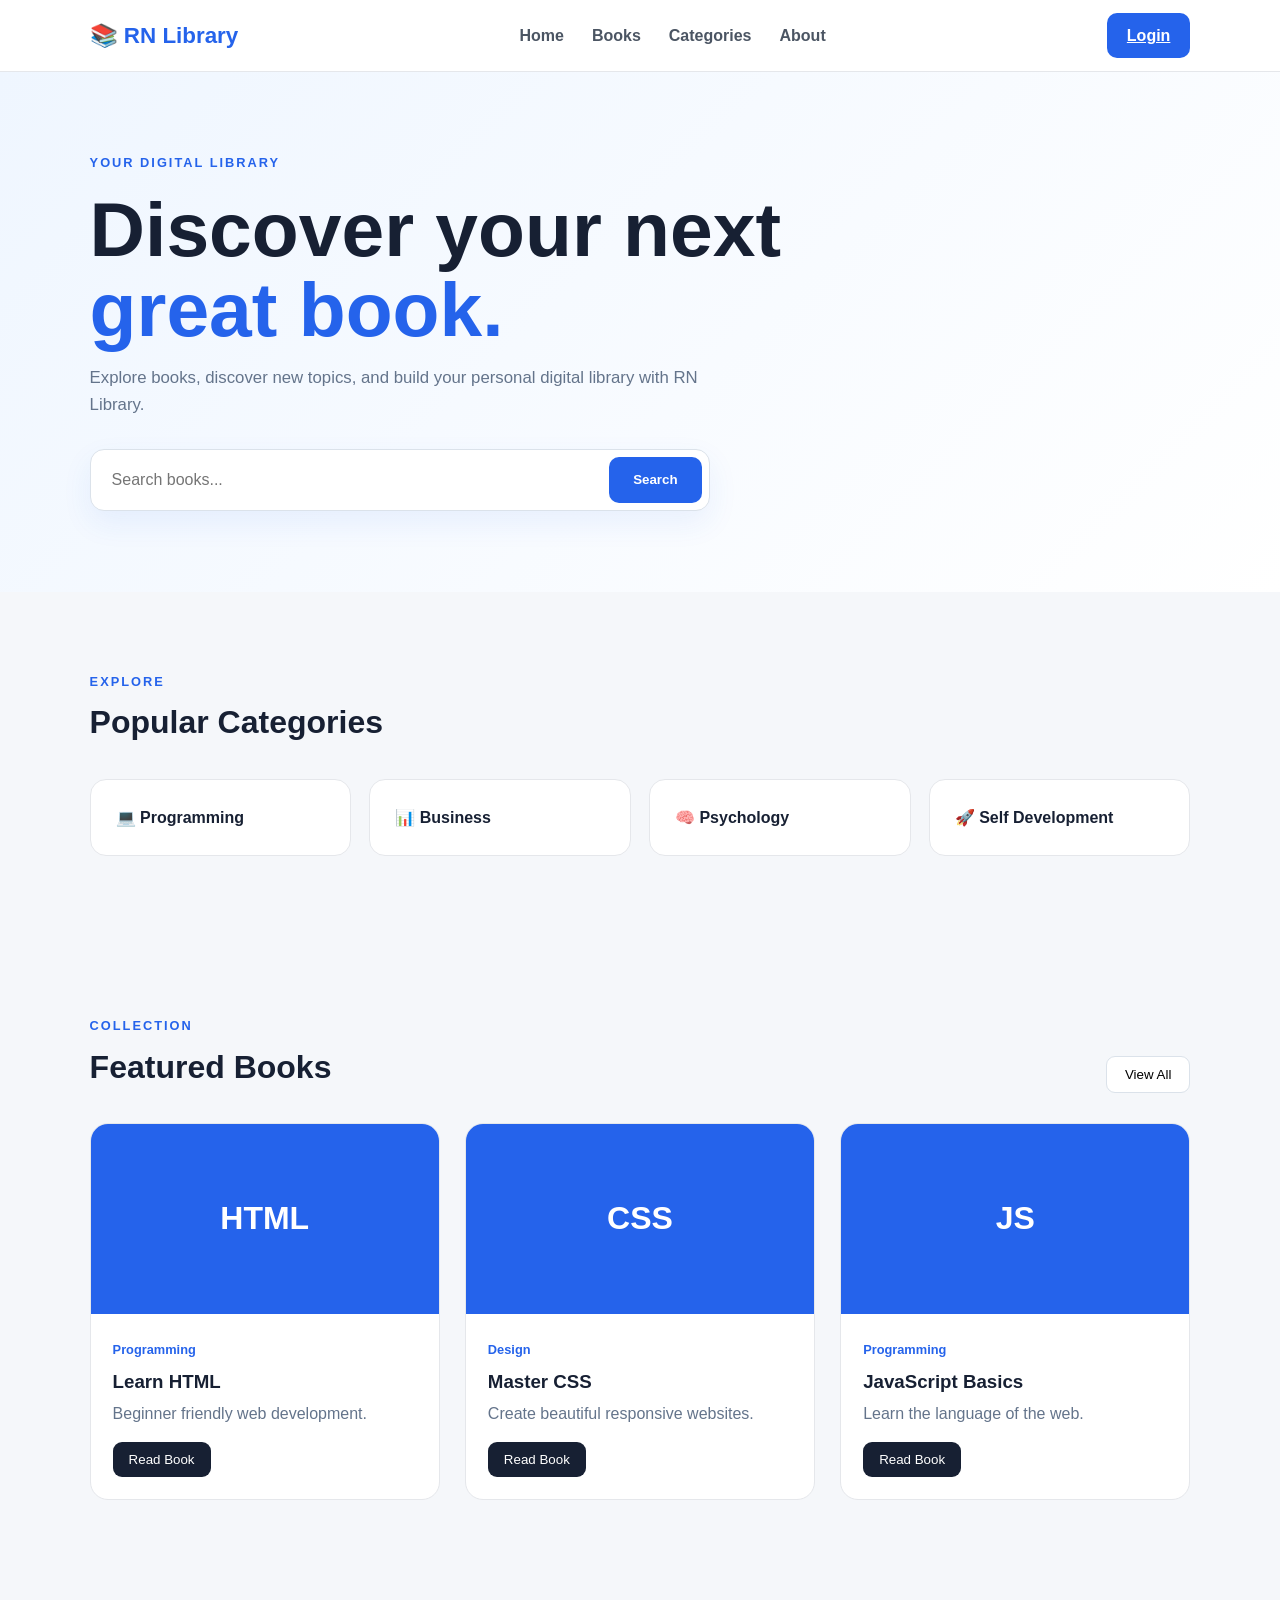
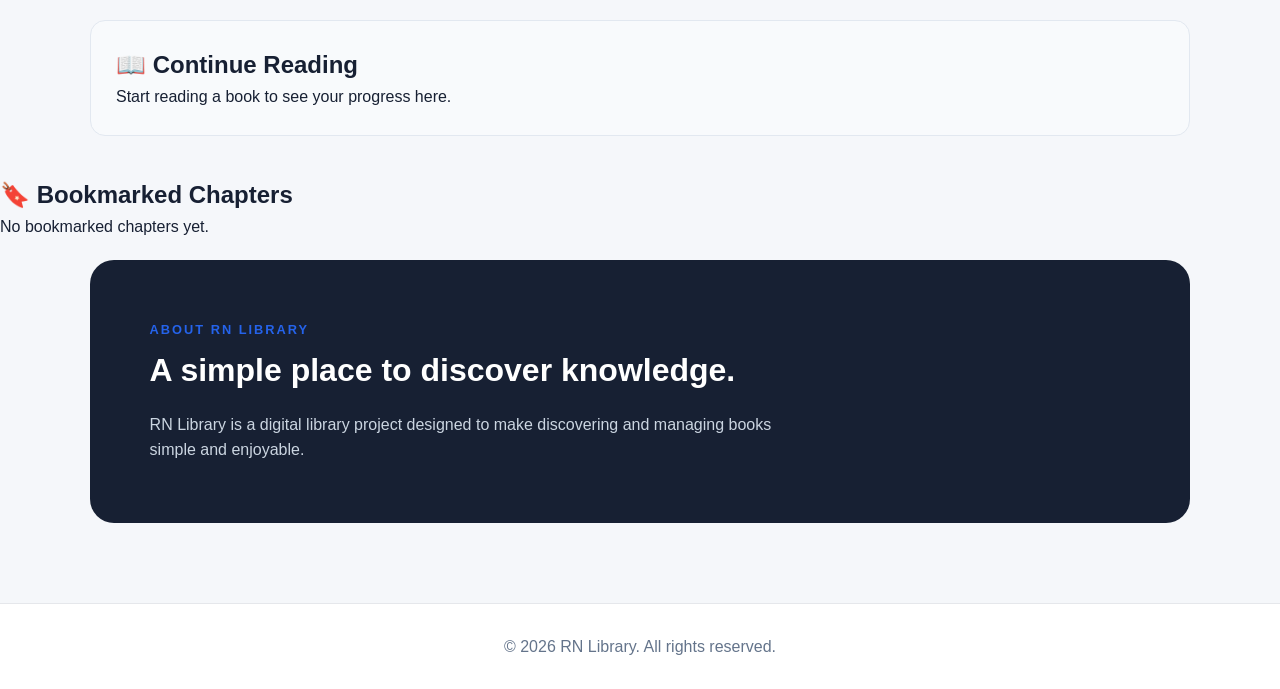
<file: index.html>
<!DOCTYPE html>
<html lang="en">
<head>
    <meta charset="UTF-8">
    <meta name="viewport" content="width=device-width, initial-scale=1.0">
    <title>RN Library</title>
    <link rel="stylesheet" href="css/style.css?v=6">
</head>

<body>

    <header class="navbar">
        <div class="logo">📚 RN Library</div>

        <nav>
            <a href="#">Home</a>
            <a href="#books">Books</a>
            <a href="#categories">Categories</a>
            <a href="#about">About</a>
        </nav>

        <a href="login.html" class="login-btn">Login</a>
    </header>

    <main>

        <section class="hero">
            <div class="hero-content">
                <p class="hero-tag">YOUR DIGITAL LIBRARY</p>

                <h1>
                    Discover your next
                    <span>great book.</span>
                </h1>

                <p class="hero-text">
                    Explore books, discover new topics, and build your
                    personal digital library with RN Library.
                </p>

                <div class="search-box">
                    <input
                        type="text"
                        placeholder="Search books..."
                        id="searchInput"
                    >
                    <button id="searchBtn">Search</button>
                </div>
            </div>
        </section>

        <section class="section" id="categories">
            <div class="section-heading">
                <div>
                    <p class="section-tag">EXPLORE</p>
                    <h2>Popular Categories</h2>
                </div>
            </div>

            <div class="category-grid">
                <div class="category-card">💻 Programming</div>
                <div class="category-card">📊 Business</div>
                <div class="category-card">🧠 Psychology</div>
                <div class="category-card">🚀 Self Development</div>
            </div>
        </section>

        <section class="section" id="books">
            <div class="section-heading">
                <div>
                    <p class="section-tag">COLLECTION</p>
                    <h2>Featured Books</h2>
                </div>

                <button class="view-btn">View All</button>
            </div>

            <div class="book-grid">

                <article class="book-card">
                    <div class="book-cover">HTML</div>
                    <div class="book-info">
                        <span>Programming</span>
                        <h3>Learn HTML</h3>
                        <p>Beginner friendly web development.</p>
                        <button class="read-btn" data-book="html">Read Book</button>
                    </div>
                </article>

                <article class="book-card">
                    <div class="book-cover">CSS</div>
                    <div class="book-info">
                        <span>Design</span>
                        <h3>Master CSS</h3>
                        <p>Create beautiful responsive websites.</p>
                        <button class="read-btn" data-book="css">Read Book</button>
                    </div>
                </article>

                <article class="book-card">
                    <div class="book-cover">JS</div>
                    <div class="book-info">
                        <span>Programming</span>
                        <h3>JavaScript Basics</h3>
                        <p>Learn the language of the web.</p>
                        <button class="read-btn" data-book="javascript">Read Book</button>
                    </div>
                </article>

            </div>
        </section>

        <section class="continue-reading">
    <h2>📖 Continue Reading</h2>
    <div id="continueReading"></div>
</section>

<section class="bookmarked-reading">
    <h2>🔖 Bookmarked Chapters</h2>
    <div id="bookmarkedReading"></div>
</section>

<section class="about" id="about">
            <p class="section-tag">ABOUT RN LIBRARY</p>
            <h2>A simple place to discover knowledge.</h2>
            <p>
                RN Library is a digital library project designed to make
                discovering and managing books simple and enjoyable.
            </p>
        </section>

    </main>

    <footer>
        <p>© 2026 RN Library. All rights reserved.</p>
    </footer>

    <script src="js/script.js?v=20"></script>

</body>
</html>
</file>
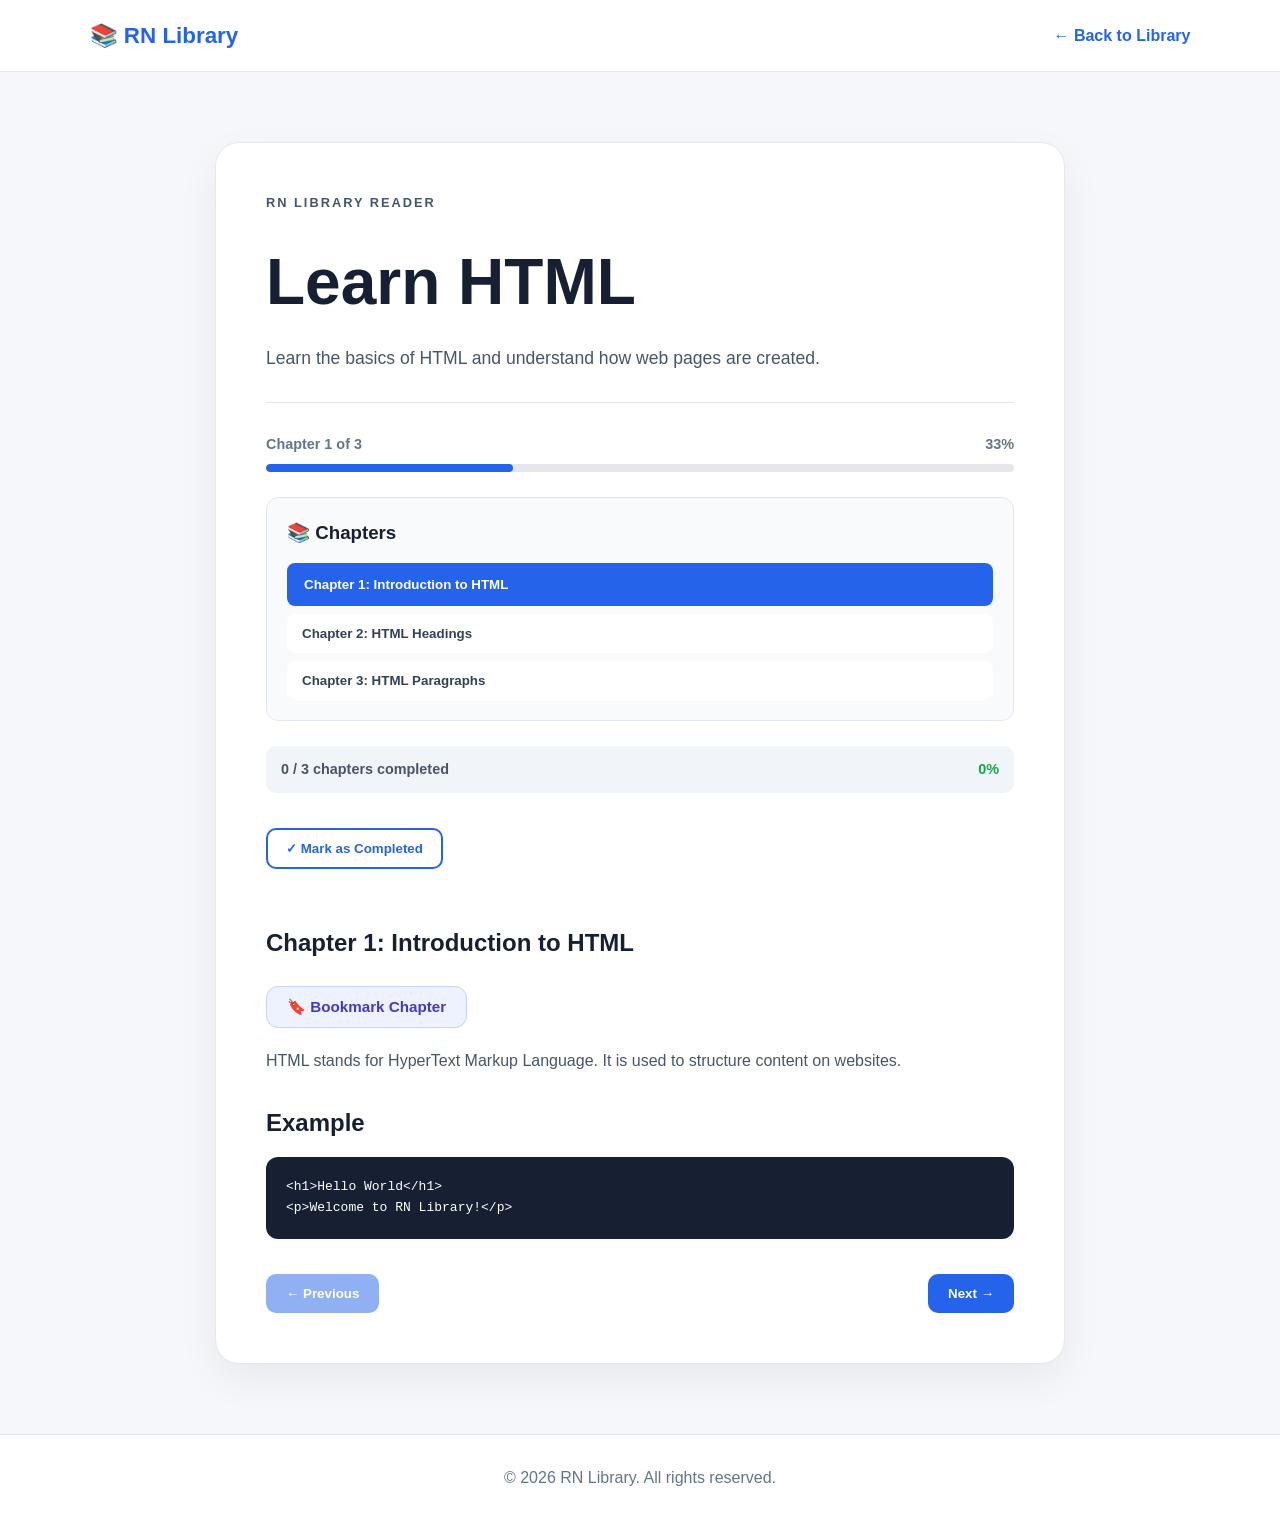
<file: book.html>
<!DOCTYPE html>
<html lang="en">
<head>
    <meta charset="UTF-8">
    <meta name="viewport" content="width=device-width, initial-scale=1.0">
    <title>Read Book - RN Library</title>
    <link rel="stylesheet" href="css/style.css?v=5">
</head>

<body>

    <header class="navbar">
        <div class="logo">📚 RN Library</div>

        <a href="index.html" class="back-btn">← Back to Library</a>
    </header>

    <main class="reader-page">

        <section class="reader-content">

            <p class="section-tag">RN LIBRARY READER</p>

            <h1 id="bookTitle">Learn HTML</h1>

            <p class="reader-intro" id="bookIntro">
                Learn the basics of HTML and understand how web pages are created.
            </p>

            <hr>

            <div class="progress-info">
                <span id="chapterProgress">Chapter 1 of 3</span>
                <span id="progressPercent">33%</span>
            </div>

            <div class="progress-bar">
                <div id="progressFill"></div>
            </div>

            <div class="chapter-list">
                <h3>📚 Chapters</h3>
                <div id="chapterList"></div>
            </div>

            <div class="overall-progress">
                <span id="completedCount">0 / 3 chapters completed</span>
                <span id="completedPercent">0%</span>
            </div>

            <button id="completeChapter" class="complete-btn">✓ Mark as Completed</button>

            <h2 id="chapterTitle">Chapter 1: Introduction</h2>

            <button id="bookmarkChapter" class="bookmark-btn">🔖 Bookmark Chapter</button>

            <p id="chapterText">
                Welcome to RN Library. Start learning and explore the world of technology.
            </p>

            <h2>Example</h2>

            <pre><code id="codeExample"></code></pre>

        <div class="chapter-nav"><button id="prevChapter">← Previous</button><button id="nextChapter">Next →</button></div>

        </section>

    </main>

    <footer>
        <p>© 2026 RN Library. All rights reserved.</p>
    </footer>

    <script src="js/book.js?v=2"></script>

</body>
</html>
</file>
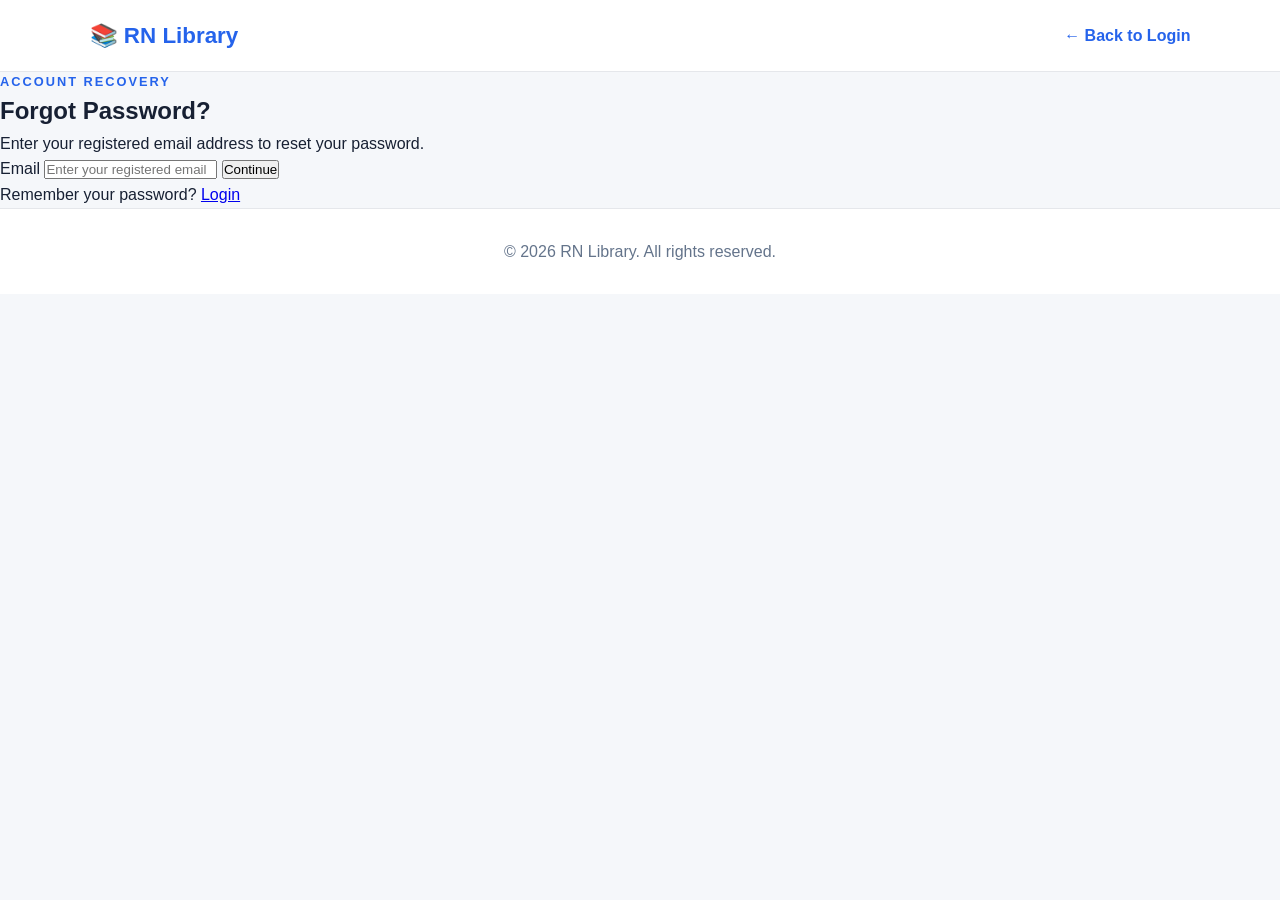
<file: forgot-password.html>
<!DOCTYPE html>
<html lang="en">
<head>
    <meta charset="UTF-8">
    <meta name="viewport" content="width=device-width, initial-scale=1.0">
    <title>Forgot Password - RN Library</title>
    <link rel="stylesheet" href="css/style.css?v=7">
</head>
<body>
<header class="navbar">
    <div class="logo">📚 RN Library</div>
    <a href="login.html" class="back-btn">← Back to Login</a>
</header>

<main class="auth-page">
    <section class="auth-card">
        <p class="section-tag">ACCOUNT RECOVERY</p>

        <h1>Forgot Password?</h1>

        <p class="auth-intro">
            Enter your registered email address to reset your password.
        </p>

        <form id="forgotPasswordForm" method="POST" action="forgot-password.php">
            <label for="forgotEmail">Email</label>

            <input
                type="email"
                id="forgotEmail"
                name="email"
                placeholder="Enter your registered email"
                required
            >

            <button type="submit" class="auth-submit">
                Continue
            </button>
        </form>

        <p class="auth-switch">
            Remember your password?
            <a href="login.html">Login</a>
        </p>
    </section>
</main>

<footer>
    <p>© 2026 RN Library. All rights reserved.</p>
</footer>
</body>
</html>
</file>
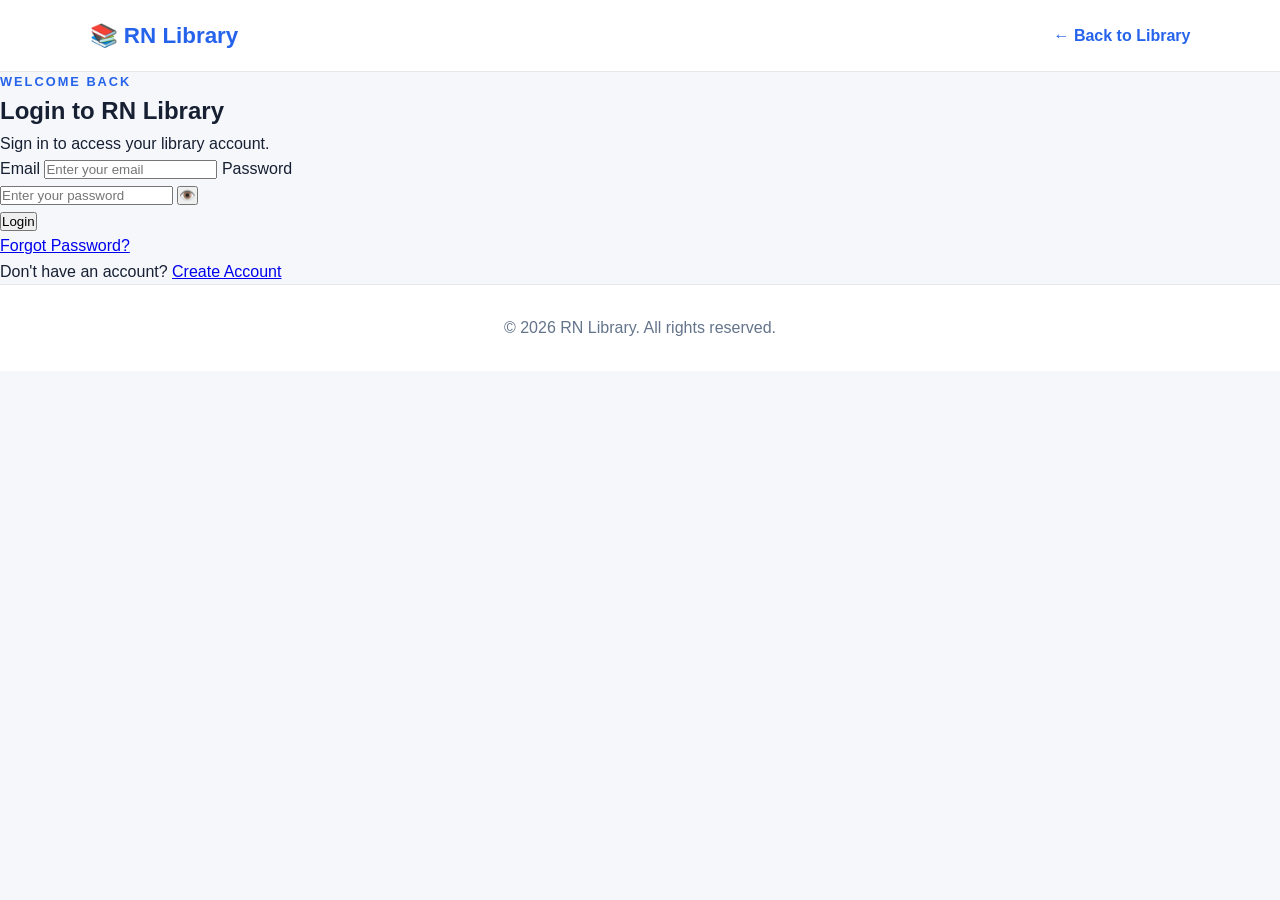
<file: login.html>
<!DOCTYPE html>
<html lang="en">
<head>
    <meta charset="UTF-8">
    <meta name="viewport" content="width=device-width, initial-scale=1.0">
    <title>Login - RN Library</title>
    <link rel="stylesheet" href="css/style.css?v=7">
</head>

<body>

    <header class="navbar">
        <div class="logo">📚 RN Library</div>
        <a href="index.html" class="back-btn">← Back to Library</a>
    </header>

    <main class="auth-page">

        <section class="auth-card">

            <p class="section-tag">WELCOME BACK</p>

            <h1>Login to RN Library</h1>

            <p class="auth-intro">
                Sign in to access your library account.
            </p>

            <div id="loginError" style="display:none;margin-bottom:15px;padding:12px;border-radius:10px;background:#fee2e2;color:#b91c1c;font-weight:600;">
    Invalid email or password.
</div>

<form id="loginForm" method="POST" action="login.php">

                <label for="loginEmail">Email</label>
                <input
                    type="email"
                    id="loginEmail" name="email"
                    placeholder="Enter your email"
                    required
                >

                <label for="loginPassword">Password</label>
                <div class="password-wrap">
                    <input
                        type="password"
                        id="loginPassword" name="password"
                        placeholder="Enter your password"
                        required
                    >
                    <button type="button" id="toggleLoginPassword">👁️</button>
                </div>

                <button type="submit" class="auth-submit">
                    Login
                </button>

            </form>

            <p class="auth-switch">
                <a href="forgot-password.html">Forgot Password?</a>
            </p>

            <p class="auth-switch">
                Don't have an account?
                <a href="register.html">Create Account</a>
            </p>

        </section>

    </main>

    <footer>
        <p>© 2026 RN Library. All rights reserved.</p>
    </footer>

<script>
const loginPassword = document.getElementById("loginPassword");
const toggleLoginPassword = document.getElementById("toggleLoginPassword");

toggleLoginPassword.addEventListener("click", function () {
    if (loginPassword.type === "password") {
        loginPassword.type = "text";
        this.textContent = "🙈";
    } else {
        loginPassword.type = "password";
        this.textContent = "👁️";
    }
});

const params = new URLSearchParams(window.location.search);
if (params.get("error") === "invalid") {
    document.getElementById("loginError").style.display = "block";
}
</script>
</body>
</html>
</file>
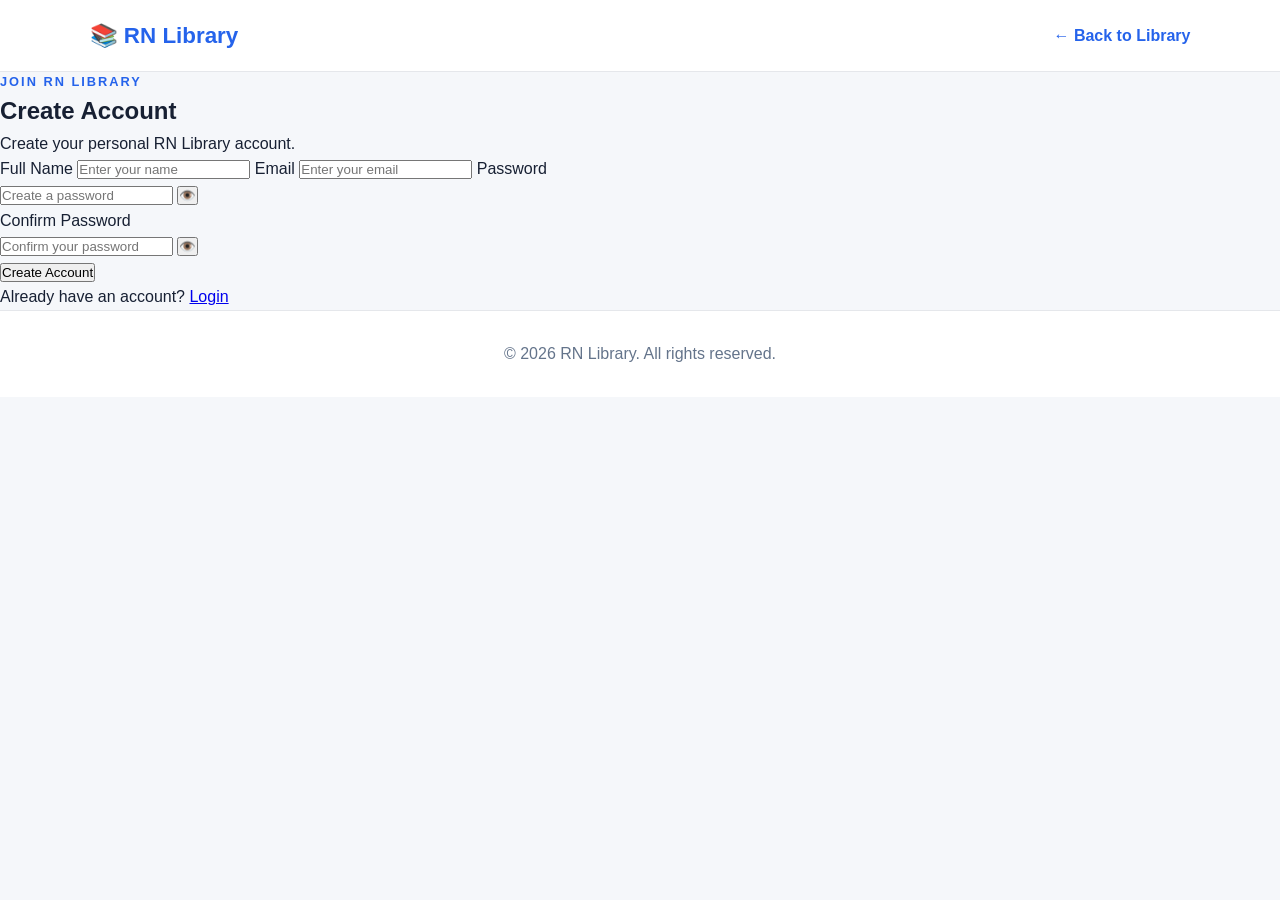
<file: register.html>
<!DOCTYPE html>
<html lang="en">
<head>
    <meta charset="UTF-8">
    <meta name="viewport" content="width=device-width, initial-scale=1.0">
    <title>Create Account - RN Library</title>
    <link rel="stylesheet" href="css/style.css?v=7">
</head>

<body>

    <header class="navbar">
        <div class="logo">📚 RN Library</div>
        <a href="index.html" class="back-btn">← Back to Library</a>
    </header>

    <main class="auth-page">

        <section class="auth-card">

            <p class="section-tag">JOIN RN LIBRARY</p>

            <h1>Create Account</h1>

            <p class="auth-intro">
                Create your personal RN Library account.
            </p>

            <form id="registerForm" method="POST" action="register.php">

                <label for="registerName">Full Name</label>
                <input
                    type="text"
                    id="registerName" name="name"
                    placeholder="Enter your name"
                    required
                >

                <label for="registerEmail">Email</label>
                <input
                    type="email"
                    id="registerEmail" name="email"
                    placeholder="Enter your email"
                    required
                >

                <label for="registerPassword">Password</label>
                <div class="password-wrap">
                    <input
                        type="password"
                        id="registerPassword" name="password"
                        placeholder="Create a password"
                        minlength="6"
                        required
                    >
                    <button type="button" id="toggleRegisterPassword">👁️</button>
                </div>

                <label for="confirmPassword">Confirm Password</label>
                <div class="password-wrap">
                    <input
                        type="password"
                        id="confirmPassword" name="confirm_password"
                        placeholder="Confirm your password"
                        minlength="6"
                        required
                    >
                    <button type="button" id="toggleConfirmPassword">👁️</button>
                </div>

                <button type="submit" class="auth-submit">
                    Create Account
                </button>

            </form>

            <p class="auth-switch">
                Already have an account?
                <a href="login.html">Login</a>
            </p>

        </section>

    </main>

    <footer>
        <p>© 2026 RN Library. All rights reserved.</p>
    </footer>

<script>
function setupPasswordToggle(inputId, buttonId) {
    const input = document.getElementById(inputId);
    const button = document.getElementById(buttonId);

    button.addEventListener("click", function () {
        if (input.type === "password") {
            input.type = "text";
            this.textContent = "🙈";
        } else {
            input.type = "password";
            this.textContent = "👁️";
        }
    });
}

setupPasswordToggle("registerPassword", "toggleRegisterPassword");
setupPasswordToggle("confirmPassword", "toggleConfirmPassword");
</script>

</body>
</html>
</file>
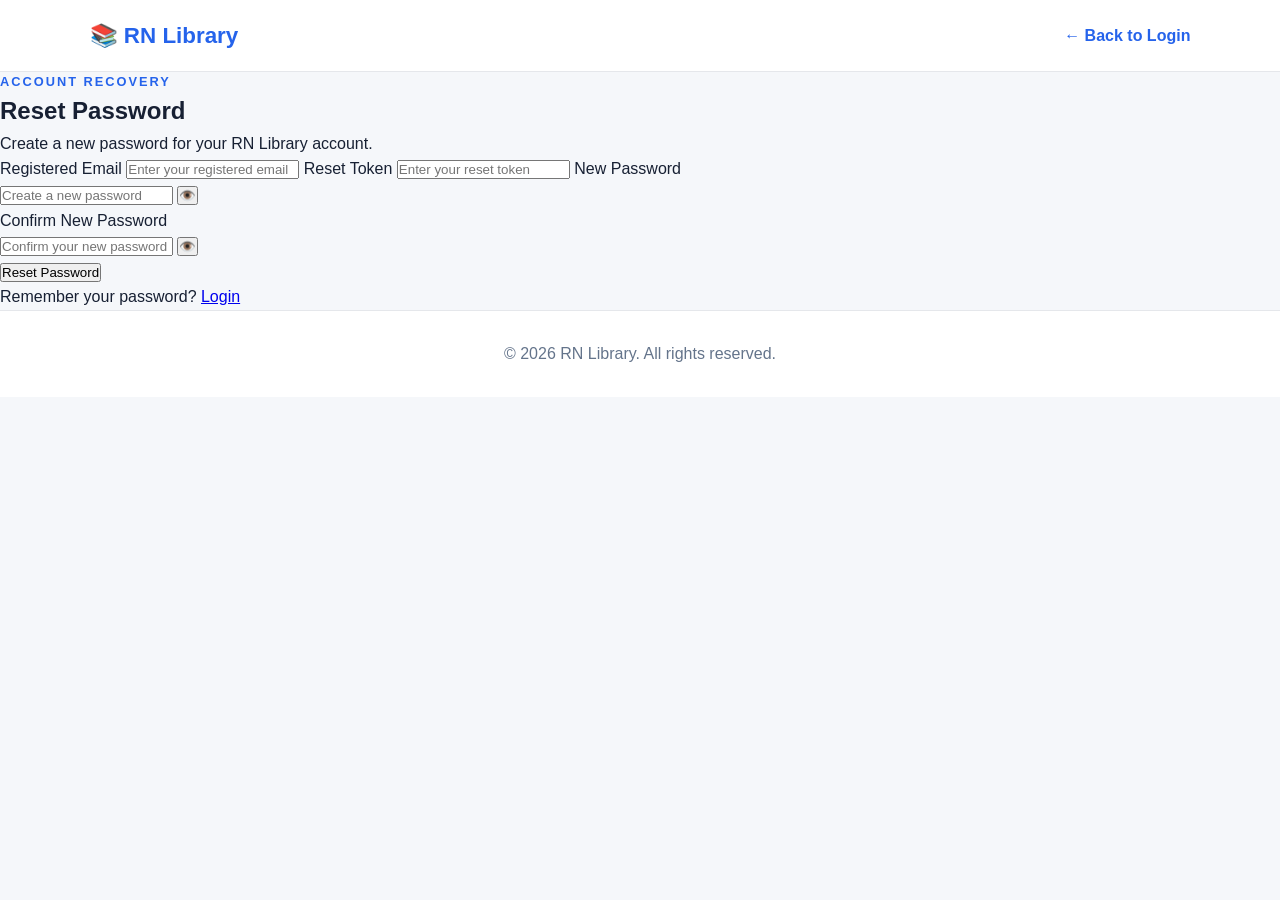
<file: reset-password.html>
<!DOCTYPE html>
<html lang="en">
<head>
    <meta charset="UTF-8">
    <meta name="viewport" content="width=device-width, initial-scale=1.0">
    <title>Reset Password - RN Library</title>
    <link rel="stylesheet" href="css/style.css?v=7">
</head>
<body>

<header class="navbar">
    <div class="logo">📚 RN Library</div>
    <a href="login.html" class="back-btn">← Back to Login</a>
</header>

<main class="auth-page">
    <section class="auth-card">

        <p class="section-tag">ACCOUNT RECOVERY</p>

        <h1>Reset Password</h1>

        <p class="auth-intro">
            Create a new password for your RN Library account.
        </p>

        <form id="resetPasswordForm" method="POST" action="reset-password.php">

            <label for="resetEmail">Registered Email</label>

            <input
                type="email"
                id="resetEmail"
                name="email"
                placeholder="Enter your registered email"
                required
            >

            <label for="resetToken">Reset Token</label>

            <input
                type="text"
                id="resetToken"
                name="token"
                placeholder="Enter your reset token"
                required
            >

            <label for="newPassword">New Password</label>

            <div class="password-wrap">
                <input
                    type="password"
                    id="newPassword"
                    name="password"
                    placeholder="Create a new password"
                    minlength="6"
                    required
                >
                <button type="button" id="toggleNewPassword">👁️</button>
            </div>

            <label for="confirmNewPassword">Confirm New Password</label>

            <div class="password-wrap">
                <input
                    type="password"
                    id="confirmNewPassword"
                    name="confirm_password"
                    placeholder="Confirm your new password"
                    minlength="6"
                    required
                >
                <button type="button" id="toggleConfirmNewPassword">👁️</button>
            </div>

            <button type="submit" class="auth-submit">
                Reset Password
            </button>

        </form>

        <p class="auth-switch">
            Remember your password?
            <a href="login.html">Login</a>
        </p>

    </section>
</main>

<footer>
    <p>© 2026 RN Library. All rights reserved.</p>
</footer>

<script>
function setupPasswordToggle(inputId, buttonId) {
    const input = document.getElementById(inputId);
    const button = document.getElementById(buttonId);

    button.addEventListener("click", function () {
        if (input.type === "password") {
            input.type = "text";
            this.textContent = "🙈";
        } else {
            input.type = "password";
            this.textContent = "👁️";
        }
    });
}

setupPasswordToggle("newPassword", "toggleNewPassword");
setupPasswordToggle("confirmNewPassword", "toggleConfirmNewPassword");
</script>

</body>
</html>
</file>
<file: css/style.css>
* {
    margin: 0;
    padding: 0;
    box-sizing: border-box;
}

body {
    font-family: Arial, sans-serif;
    background: #f5f7fa;
    color: #172033;
    line-height: 1.6;
}

.navbar {
    width: 100%;
    min-height: 72px;
    padding: 0 7%;
    display: flex;
    align-items: center;
    justify-content: space-between;
    background: #ffffff;
    border-bottom: 1px solid #e5e7eb;
    position: sticky;
    top: 0;
    z-index: 100;
}

.logo {
    font-size: 1.4rem;
    font-weight: 800;
    color: #2563eb;
}

.navbar nav {
    display: flex;
    gap: 28px;
}

.navbar nav a {
    text-decoration: none;
    color: #4b5563;
    font-weight: 600;
}

.navbar nav a:hover {
    color: #2563eb;
}

.login-btn,
.search-box button {
    border: none;
    cursor: pointer;
    font-weight: 700;
}

.login-btn {
    padding: 10px 20px;
    border-radius: 10px;
    background: #2563eb;
    color: white;
}

.hero {
    min-height: 520px;
    display: flex;
    align-items: center;
    padding: 80px 7%;
    background: linear-gradient(135deg, #eff6ff, #ffffff);
}

.hero-content {
    max-width: 750px;
}

.hero-tag,
.section-tag {
    color: #2563eb;
    font-size: 0.8rem;
    font-weight: 800;
    letter-spacing: 2px;
}

.hero h1 {
    margin: 15px 0;
    font-size: clamp(2.5rem, 6vw, 5rem);
    line-height: 1.05;
}

.hero h1 span {
    color: #2563eb;
}

.hero-text {
    max-width: 620px;
    margin-bottom: 30px;
    color: #64748b;
    font-size: 1.05rem;
}

.search-box {
    max-width: 620px;
    display: flex;
    padding: 7px;
    background: white;
    border: 1px solid #dbe2ea;
    border-radius: 14px;
    box-shadow: 0 12px 30px rgba(37, 99, 235, 0.08);
}

.search-box input {
    flex: 1;
    border: none;
    outline: none;
    padding: 14px;
    font-size: 1rem;
}

.search-box button {
    padding: 0 24px;
    border-radius: 10px;
    background: #2563eb;
    color: white;
}

.section {
    padding: 80px 7%;
}

.section-heading {
    display: flex;
    justify-content: space-between;
    align-items: end;
    margin-bottom: 30px;
}

.section-heading h2,
.about h2 {
    font-size: 2rem;
    margin-top: 5px;
}

.category-grid {
    display: grid;
    grid-template-columns: repeat(4, 1fr);
    gap: 18px;
}

.category-card {
    padding: 25px;
    background: white;
    border: 1px solid #e5e7eb;
    border-radius: 16px;
    font-weight: 700;
    transition: 0.25s;
}

.category-card:hover {
    transform: translateY(-5px);
    box-shadow: 0 15px 30px rgba(0, 0, 0, 0.08);
}

.book-grid {
    display: grid;
    grid-template-columns: repeat(3, 1fr);
    gap: 25px;
}

.book-card {
    overflow: hidden;
    background: white;
    border-radius: 18px;
    border: 1px solid #e5e7eb;
    transition: 0.25s;
}

.book-card:hover {
    transform: translateY(-6px);
    box-shadow: 0 18px 35px rgba(0, 0, 0, 0.1);
}

.book-cover {
    height: 190px;
    display: flex;
    align-items: center;
    justify-content: center;
    background: #2563eb;
    color: white;
    font-size: 2rem;
    font-weight: 900;
}

.book-info {
    padding: 22px;
}

.book-info span {
    color: #2563eb;
    font-size: 0.8rem;
    font-weight: 800;
}

.book-info h3 {
    margin: 5px 0;
}

.book-info p {
    color: #64748b;
    margin-bottom: 15px;
}

.book-info button {
    padding: 10px 16px;
    border: none;
    border-radius: 9px;
    background: #172033;
    color: white;
    cursor: pointer;
}

.view-btn {
    padding: 10px 18px;
    border: 1px solid #dbe2ea;
    border-radius: 9px;
    background: white;
    cursor: pointer;
}

.about {
    margin: 20px 7% 80px;
    padding: 60px;
    border-radius: 24px;
    background: #172033;
    color: white;
}

.about h2 {
    max-width: 650px;
    margin-bottom: 15px;
}

.about p:last-child {
    max-width: 650px;
    color: #cbd5e1;
}

footer {
    padding: 30px 7%;
    text-align: center;
    background: white;
    border-top: 1px solid #e5e7eb;
    color: #64748b;
}

@media (max-width: 800px) {

    .navbar {
        padding: 15px 5%;
        flex-wrap: wrap;
        gap: 15px;
    }

    .navbar nav {
        order: 3;
        width: 100%;
        justify-content: center;
        gap: 15px;
        overflow-x: auto;
    }

    .hero {
        padding: 60px 5%;
    }

    .section {
        padding: 60px 5%;
    }

    .category-grid,
    .book-grid {
        grid-template-columns: 1fr;
    }

    .section-heading {
        align-items: start;
        gap: 15px;
    }

    .about {
        margin: 10px 5% 60px;
        padding: 35px 25px;
    }
}

@media (max-width: 500px) {

    .hero h1 {
        font-size: 2.7rem;
    }

    .search-box {
        flex-direction: column;
        gap: 8px;
    }

    .search-box button {
        padding: 13px;
    }

    .login-btn {
        padding: 8px 14px;
    }
}

.back-btn {
    text-decoration: none;
    color: #2563eb;
    font-weight: 700;
}

.reader-page {
    min-height: 70vh;
    padding: 70px 7%;
}

.reader-content {
    max-width: 850px;
    margin: auto;
    background: white;
    padding: 50px;
    border-radius: 24px;
    border: 1px solid #e5e7eb;
    box-shadow: 0 15px 40px rgba(0, 0, 0, 0.06);
}

.reader-content h1 {
    font-size: clamp(2.5rem, 6vw, 4rem);
    margin: 10px 0;
}

.reader-intro {
    color: #64748b;
    font-size: 1.1rem;
    margin-bottom: 30px;
}

.reader-content hr {
    border: none;
    border-top: 1px solid #e5e7eb;
    margin: 30px 0;
}

.reader-content h2 {
    margin: 30px 0 12px;
}

.reader-content p {
    color: #475569;
    margin-bottom: 18px;
}

.reader-content pre {
    padding: 20px;
    overflow-x: auto;
    background: #172033;
    color: white;
    border-radius: 12px;
    margin-top: 15px;
}

@media (max-width: 600px) {

    .reader-page {
        padding: 40px 5%;
    }

    .reader-content {
        padding: 30px 20px;
    }

    .navbar {
        gap: 10px;
    }
}

.chapter-nav {
    display: flex;
    justify-content: space-between;
    gap: 15px;
    margin-top: 35px;
}

.chapter-nav button {
    padding: 12px 20px;
    border: none;
    border-radius: 10px;
    background: #2563eb;
    color: white;
    font-weight: 700;
    cursor: pointer;
}

.chapter-nav button:hover {
    opacity: 0.9;
}

@media (max-width: 500px) {
    .chapter-nav {
        flex-direction: column;
    }
}


.progress-info {
    display: flex;
    justify-content: space-between;
    margin-top: 25px;
    margin-bottom: 8px;
    font-size: 0.9rem;
    font-weight: 700;
    color: #64748b;
}

.progress-bar {
    width: 100%;
    height: 8px;
    background: #e5e7eb;
    border-radius: 10px;
    overflow: hidden;
    margin-bottom: 25px;
}

#progressFill {
    width: 33.33%;
    height: 100%;
    background: #2563eb;
    border-radius: 10px;
    transition: width 0.3s ease;
}


.chapter-list {
    margin: 25px 0;
    padding: 20px;
    background: #f8fafc;
    border: 1px solid #e2e8f0;
    border-radius: 12px;
}

.chapter-list h3 {
    margin: 0 0 15px;
    color: #172033;
}

#chapterList {
    display: flex;
    flex-direction: column;
    gap: 8px;
}

.chapter-item {
    padding: 12px 15px;
    border: none;
    border-radius: 8px;
    background: white;
    color: #334155;
    text-align: left;
    font-weight: 600;
    cursor: pointer;
}

.chapter-item:hover {
    background: #eaf2ff;
}

.chapter-item.active {
    background: #2563eb;
    color: white;
}


#chapterList .chapter-item.active {
    background: #2563eb !important;
    color: white !important;
}


#chapterList button.chapter-item.active,
#chapterList .chapter-item.active {
    background-color: #2563eb !important;
    color: #ffffff !important;
    border: 2px solid #2563eb !important;
    opacity: 1 !important;
}


.bookmark-btn {
    margin: 12px 0 20px;
    padding: 11px 20px;
    border: 1px solid #c7d2fe;
    border-radius: 12px;
    background: #eef2ff;
    color: #4338ca;
    font-size: 0.95rem;
    font-weight: 700;
    cursor: pointer;
    transition: all 0.2s ease;
}

.bookmark-btn:hover {
    background: #e0e7ff;
    transform: translateY(-2px);
}

.bookmark-btn.bookmarked {
    background: linear-gradient(135deg, #2563eb, #7c3aed);
    border-color: transparent;
    color: white;
    box-shadow: 0 8px 18px rgba(37, 99, 235, 0.25);
}

.bookmark-btn.bookmarked:hover {
    box-shadow: 0 12px 24px rgba(37, 99, 235, 0.35);
}

.complete-btn {
    margin: 15px 0 25px;
    padding: 11px 18px;
    border: 2px solid #2563eb;
    border-radius: 10px;
    background: white;
    color: #2563eb;
    font-weight: 700;
    cursor: pointer;
    transition: 0.2s ease;
}

.complete-btn:hover {
    background: #eaf2ff;
}

.complete-btn.completed {
    background: #16a34a;
    border-color: #16a34a;
    color: white;
}


.overall-progress {
    display: flex;
    justify-content: space-between;
    align-items: center;
    margin: 0 0 20px;
    padding: 12px 15px;
    background: #f1f5f9;
    border-radius: 10px;
    color: #475569;
    font-size: 0.9rem;
    font-weight: 700;
}

#completedPercent {
    color: #16a34a;
}


.continue-reading {
    margin: 40px auto;
    padding: 25px;
    max-width: 1100px;
    background: #f8fafc;
    border: 1px solid #e2e8f0;
    border-radius: 15px;
}

.continue-reading h2 {
    margin-top: 0;
    color: #172033;
}

.continue-card {
    display: flex;
    justify-content: space-between;
    align-items: center;
    gap: 20px;
    padding: 18px;
    background: white;
    border-radius: 12px;
    border: 1px solid #e2e8f0;
}

.continue-info h3 {
    margin: 0 0 8px;
    color: #172033;
}

.continue-info p {
    margin: 0;
    color: #64748b;
}

.continue-btn {
    padding: 12px 22px;
    border: none;
    border-radius: 12px;
    background: linear-gradient(135deg, #2563eb, #7c3aed);
    color: white;
    font-size: 0.95rem;
    font-weight: 700;
    cursor: pointer;
    box-shadow: 0 8px 18px rgba(37, 99, 235, 0.25);
    transition: transform 0.2s ease, box-shadow 0.2s ease;
}

.continue-btn:hover {
    transform: translateY(-2px);
    box-shadow: 0 12px 24px rgba(37, 99, 235, 0.35);
}

.continue-btn:active {
    transform: translateY(1px);
    box-shadow: 0 5px 12px rgba(37, 99, 235, 0.25);
}

@media (max-width: 600px) {
    .continue-card {
        flex-direction: column;
        align-items: stretch;
    }

    .continue-btn {
        width: 100%;
        padding: 13px 20px;
        font-size: 1rem;
    }
}


.bookmark-open-btn {
    padding: 11px 20px;
    border: none;
    border-radius: 12px;
    background: linear-gradient(135deg, #2563eb, #7c3aed);
    color: white;
    font-size: 0.95rem;
    font-weight: 700;
    cursor: pointer;
    transition: transform 0.2s ease, box-shadow 0.2s ease;
}

.bookmark-open-btn:hover {
    transform: translateY(-2px);
    box-shadow: 0 10px 20px rgba(37, 99, 235, 0.3);
}
</file>
